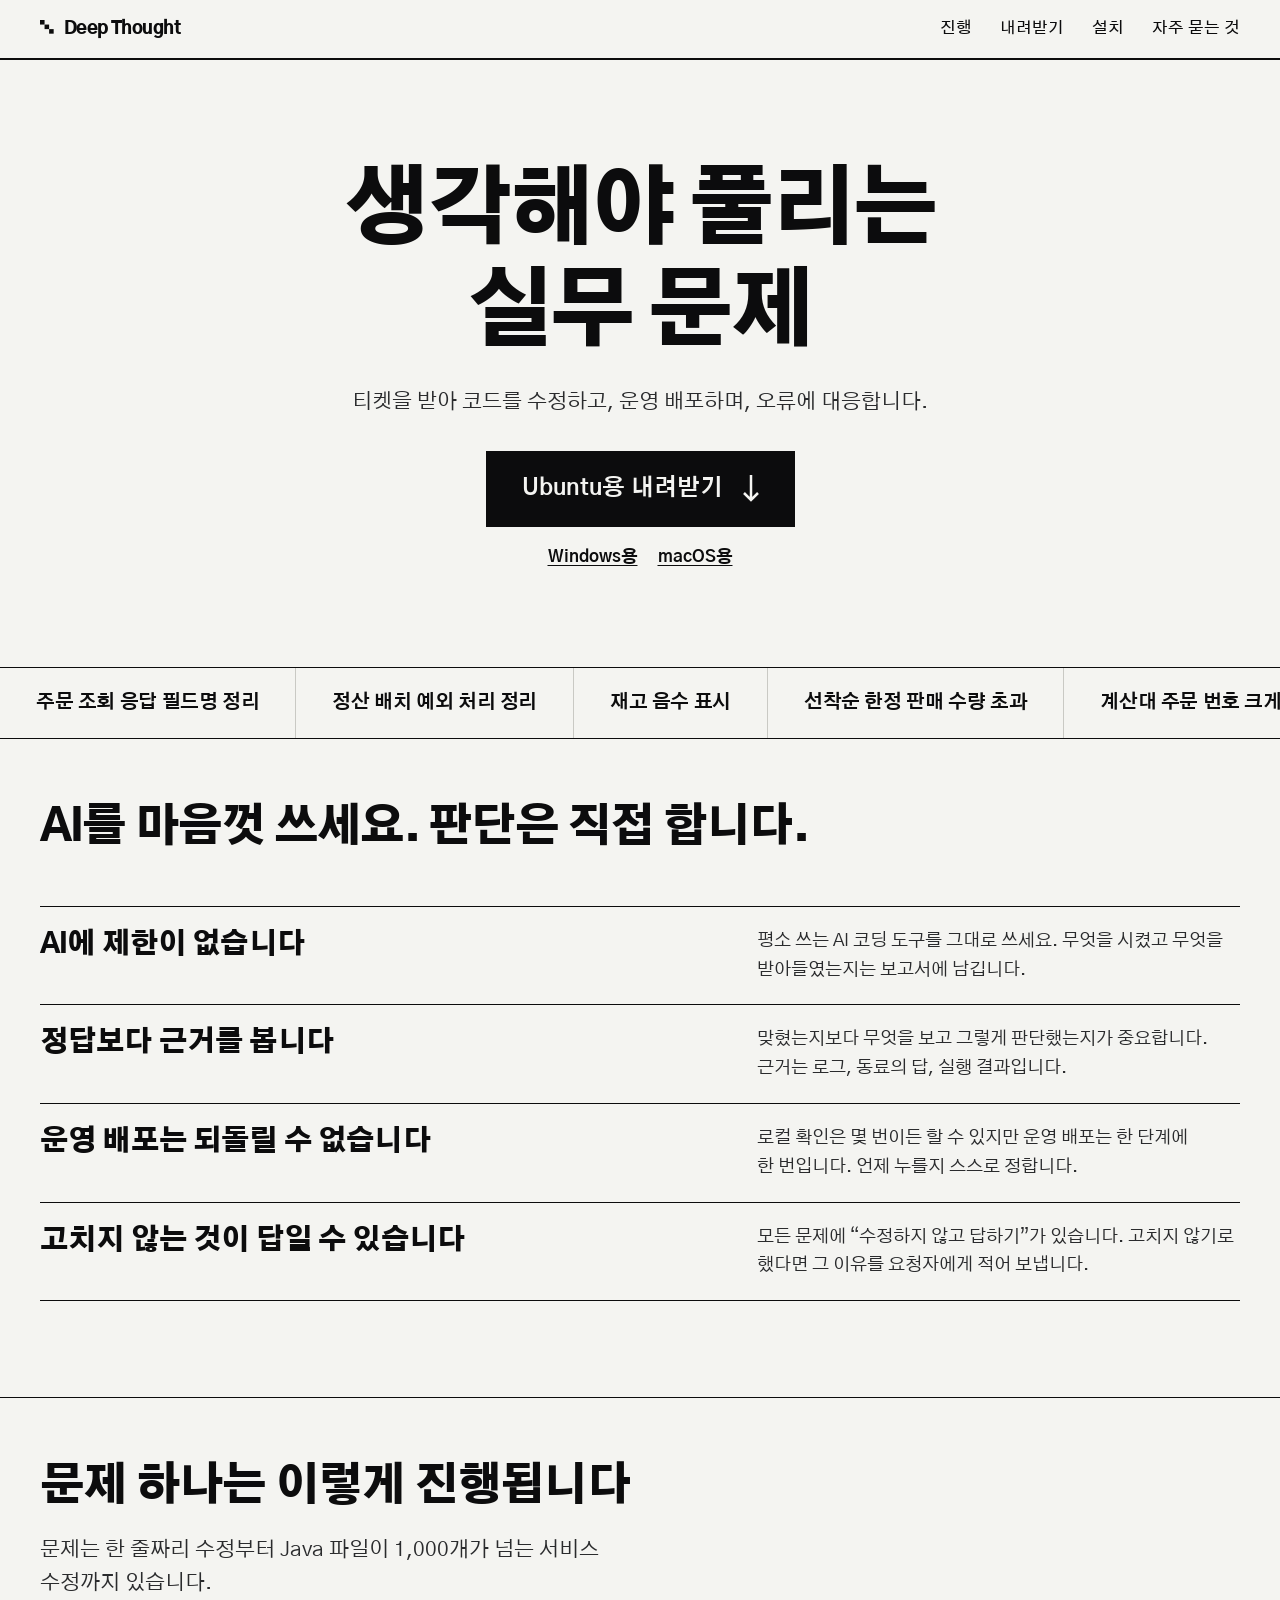
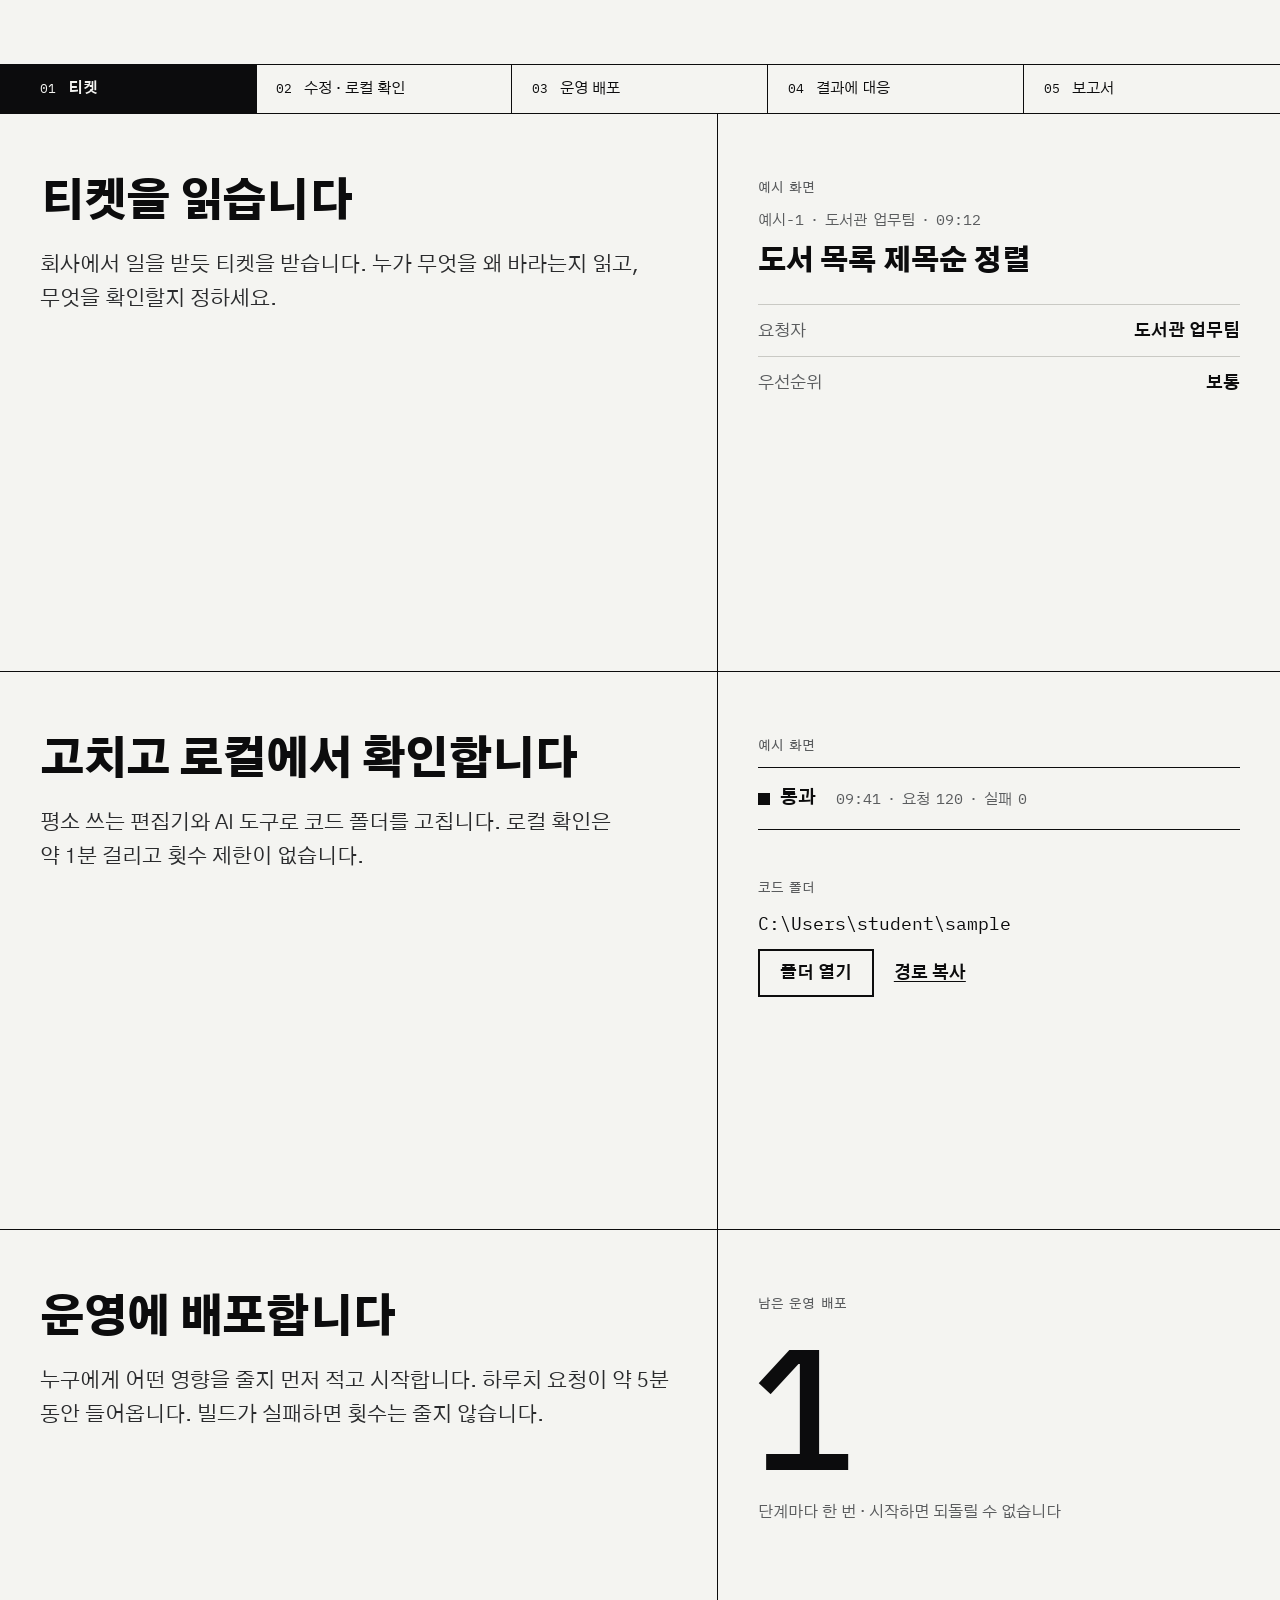
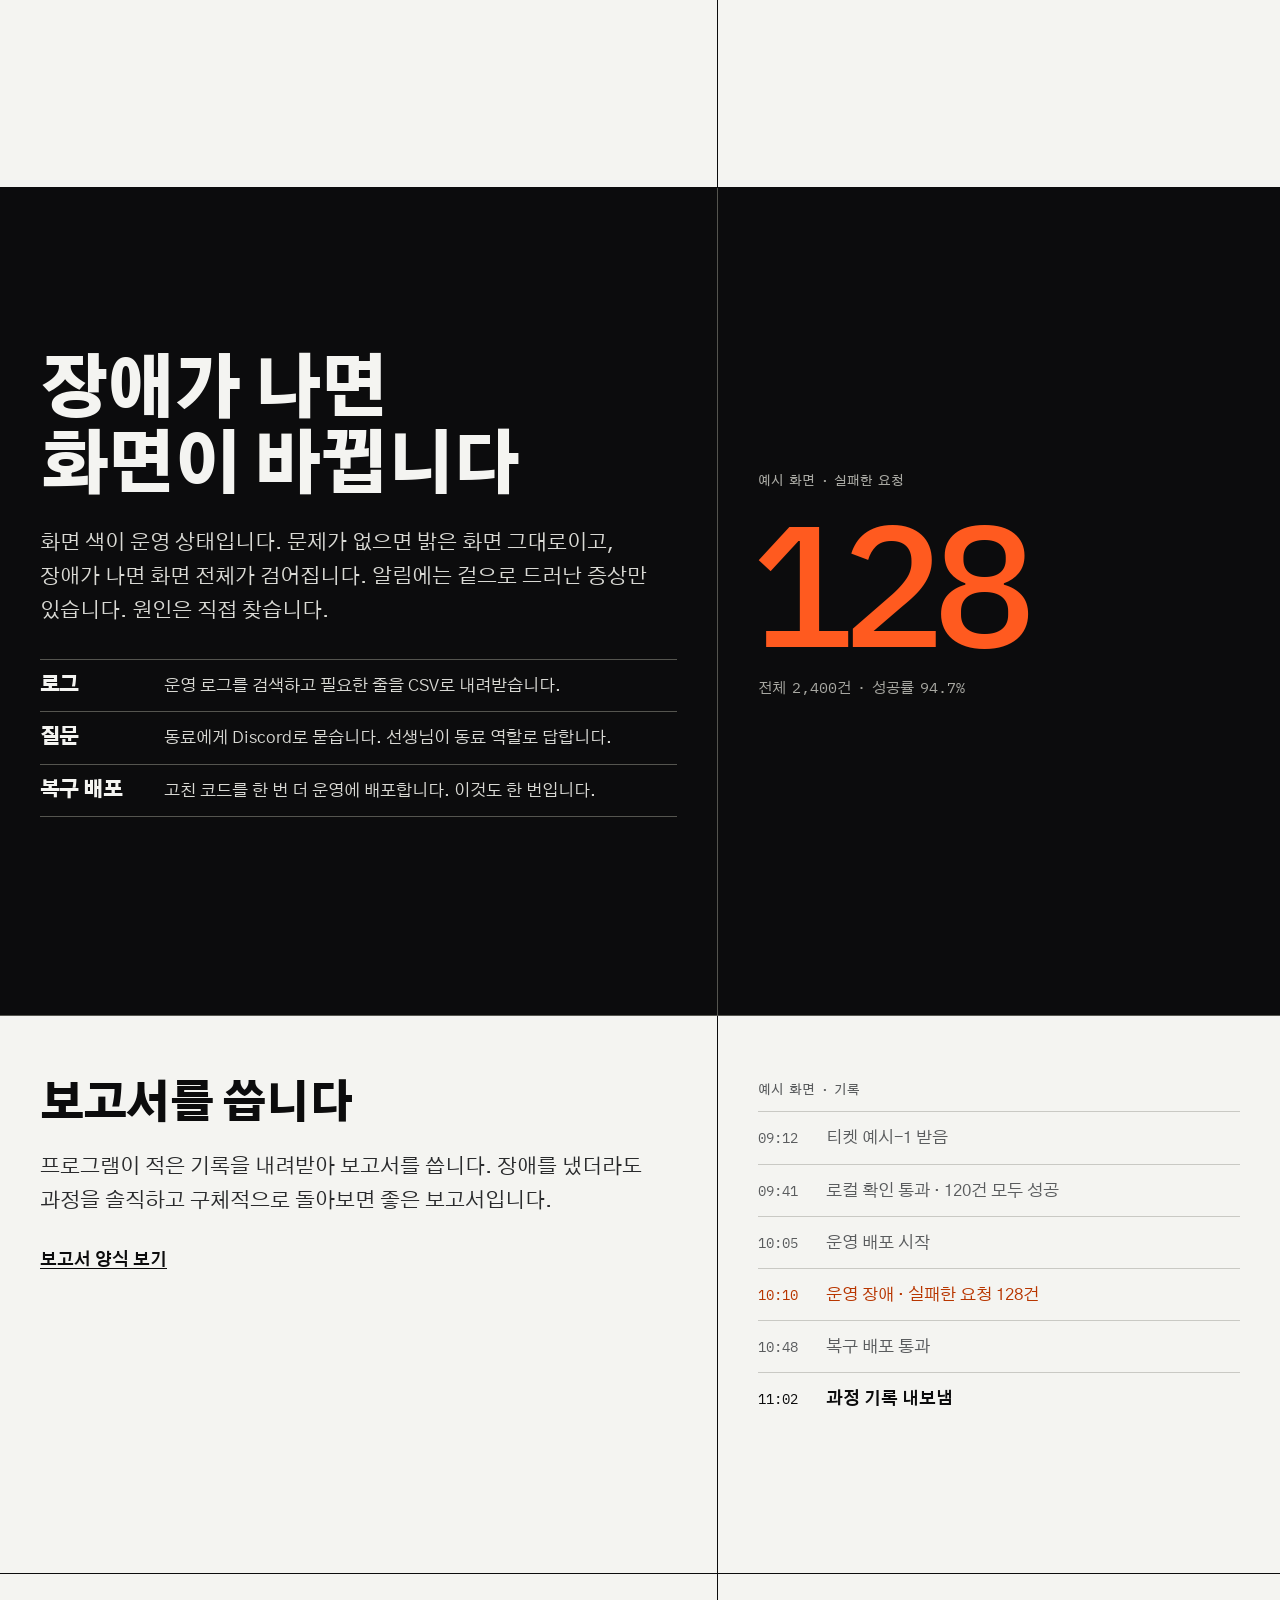
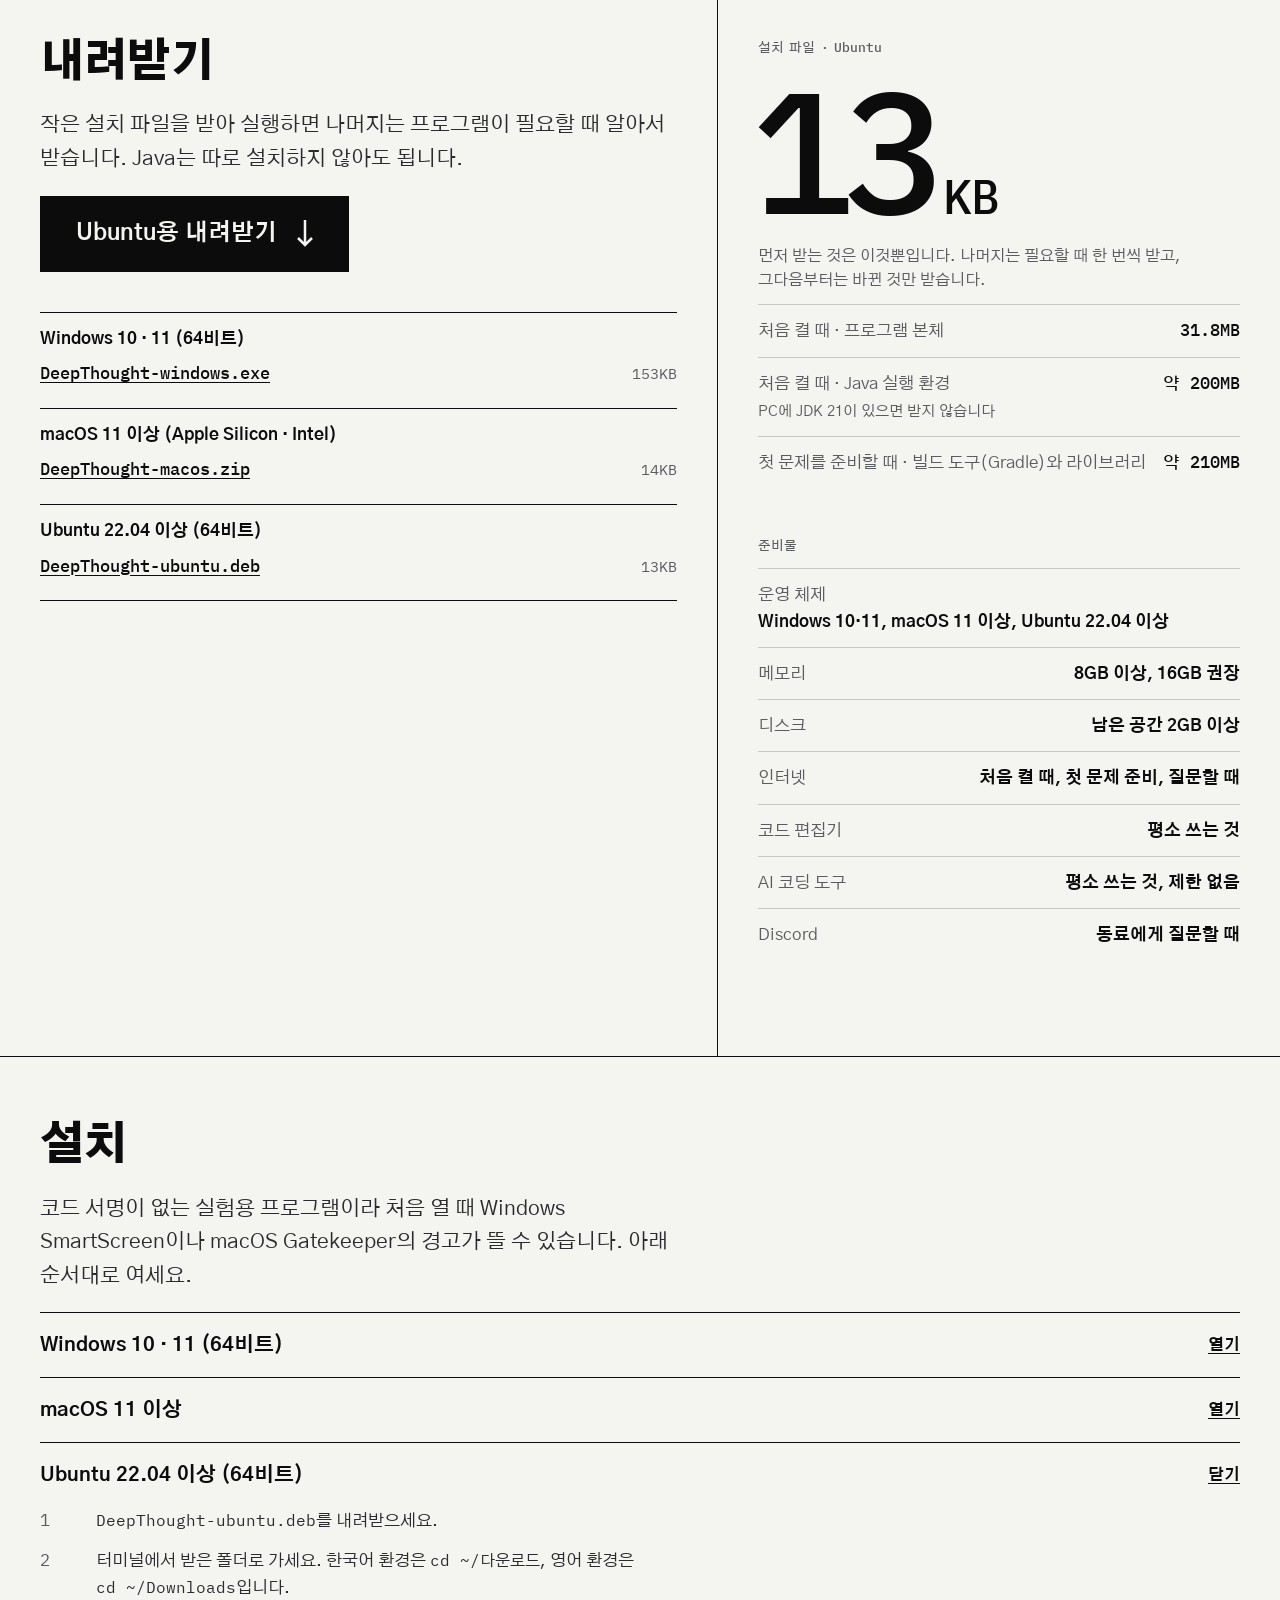
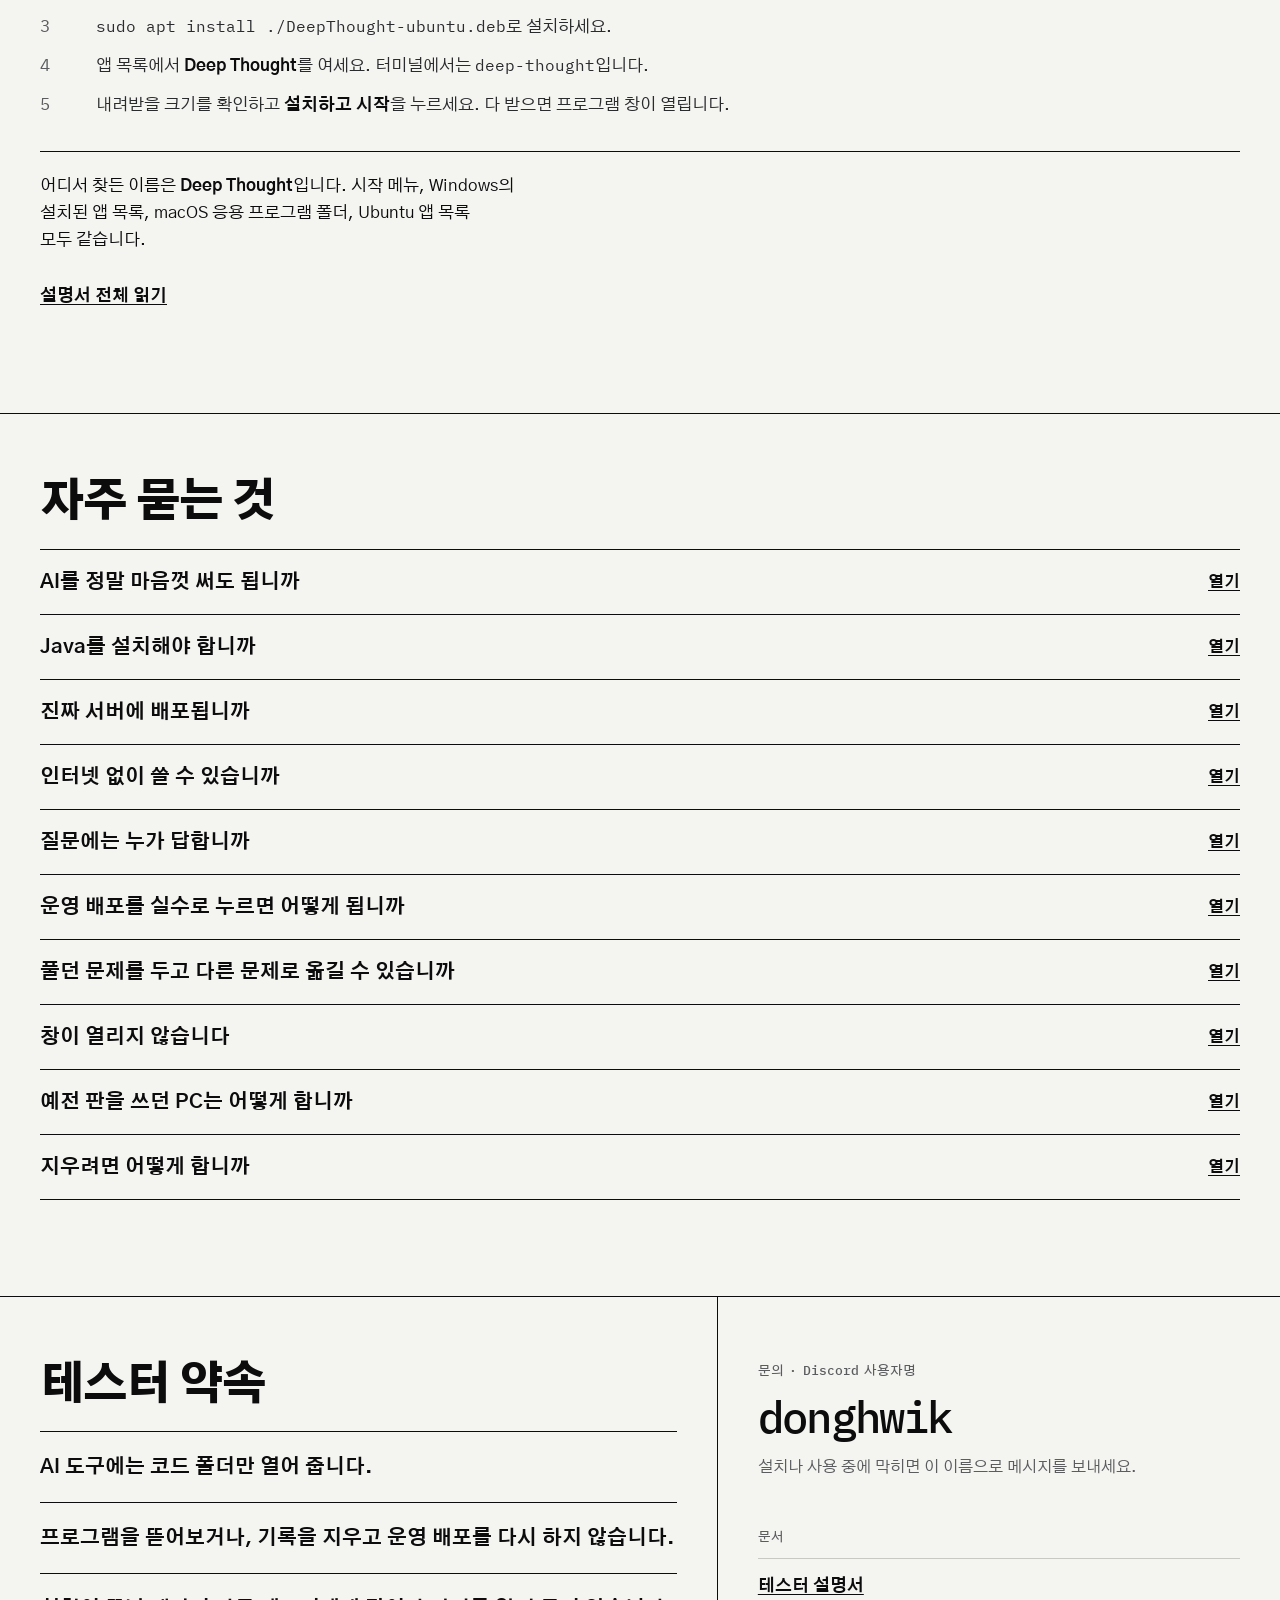
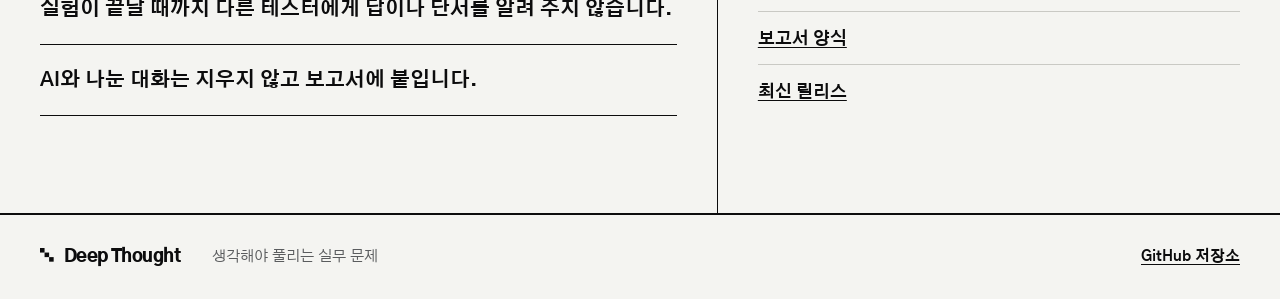
<file: docs/index.html>
<!doctype html>
<html lang="ko">
<head>
<meta charset="utf-8">
<meta name="viewport" content="width=device-width, initial-scale=1">
<title>Deep Thought · 생각해야 풀리는 실무 문제</title>
<meta name="description" content="티켓을 받아 코드를 고치고, 운영에 배포하고, 그 결과에 대응합니다. 내 PC에서 하는 실무 문제 시뮬레이터 Deep Thought입니다.">
<link rel="canonical" href="https://camelcaramel.github.io/deep-thought/">
<meta name="theme-color" content="#f4f4f1">
<meta property="og:type" content="website">
<meta property="og:locale" content="ko_KR">
<meta property="og:site_name" content="Deep Thought">
<meta property="og:title" content="Deep Thought · 생각해야 풀리는 실무 문제">
<meta property="og:description" content="티켓을 받아 코드를 고치고, 운영에 배포하고, 그 결과에 대응합니다. 내 PC에서 하는 실무 문제 시뮬레이터입니다.">
<meta property="og:url" content="https://camelcaramel.github.io/deep-thought/">
<meta property="og:image" content="https://camelcaramel.github.io/deep-thought/assets/og.png">
<meta property="og:image:type" content="image/png">
<meta property="og:image:width" content="1200">
<meta property="og:image:height" content="630">
<meta property="og:image:alt" content="Deep Thought, 생각해야 풀리는 실무 문제">
<meta name="twitter:card" content="summary_large_image">
<link rel="icon" href="assets/favicon.svg" type="image/svg+xml">
<link rel="preconnect" href="https://fonts.googleapis.com">
<link rel="preconnect" href="https://fonts.gstatic.com" crossorigin>
<link rel="stylesheet" href="https://fonts.googleapis.com/css2?family=Gothic+A1:wght@400;500;700;900&amp;family=IBM+Plex+Mono:wght@400;500&amp;display=swap">
<link rel="stylesheet" href="assets/tokens.css">
<link rel="stylesheet" href="assets/site.css">
<script src="assets/site.js" defer></script>
</head>
<body>
<a class="skip" href="#main">본문으로 건너뛰기</a>

<header class="header" id="top">
  <div class="header-main">
    <a class="brand" href="#top"><svg aria-hidden="true" width="20" height="20" viewBox="0 0 6 6"><rect class="m" x="0" y="0" width="2" height="2"/><rect class="m" x="2" y="2" width="2" height="2"/><rect class="m m3" x="4" y="4" width="2" height="2"/></svg>Deep Thought</a>
  </div>
  <nav class="nav" aria-label="이 페이지">
    <a href="#flow">진행</a>
    <a href="#download">내려받기</a>
    <a href="#install">설치</a>
    <a href="#faq">자주 묻는 것</a>
  </nav>
</header>

<main id="main">

<section class="hero" aria-labelledby="h-hero">
  <div class="hero-in">
    <h1 id="h-hero" class="hero-title">생각해야 풀리는 실무 문제</h1>
    <p class="lead">티켓을 받아 코드를 수정하고, 운영 배포하며, 오류에 대응합니다.</p>
    <div class="get" data-get>
      <a class="primary" data-get-main href="https://github.com/camelcaramel/deep-thought/releases/latest/download/DeepThought-windows.exe"><span data-get-label>Windows용 내려받기</span><svg aria-hidden="true" width="16" height="28" viewBox="0 0 16 28" fill="none" stroke="currentColor" stroke-width="2.5"><path d="M8 0v25M1 18l7 7 7-7"/></svg></a>
      <p class="others">
        <a class="link" data-get-other href="https://github.com/camelcaramel/deep-thought/releases/latest/download/DeepThought-macos.zip">macOS용</a>
        <a class="link" data-get-other href="https://github.com/camelcaramel/deep-thought/releases/latest/download/DeepThought-ubuntu.deb">Ubuntu용</a>
      </p>
      <p class="note" data-release hidden></p>
      <p class="say" data-mobile hidden>PC에서 쓰는 프로그램입니다. 이 주소를 PC에서 여세요.</p>
    </div>
  </div>
  <div class="band" data-band aria-label="문제 목록">
    <ul class="band-list">
      <li>주문 조회 응답 필드명 정리</li>
      <li>정산 배치 예외 처리 정리</li>
      <li>재고 음수 표시</li>
      <li>선착순 한정 판매 수량 초과</li>
      <li>계산대 주문 번호 크게</li>
      <li>주문 화면 코드 정리</li>
    </ul>
  </div>
</section>

<section class="block" aria-labelledby="h-diff">
  <h2 id="h-diff" class="title">AI를 마음껏 쓰세요. 판단은 직접 합니다.</h2>
  <dl class="pairs">
    <div><dt>AI에 제한이 없습니다</dt><dd>평소 쓰는 AI 코딩 도구를 그대로 쓰세요. 무엇을 시켰고 무엇을 받아들였는지는 보고서에 남깁니다.</dd></div>
    <div><dt>정답보다 근거를 봅니다</dt><dd>맞혔는지보다 무엇을 보고 그렇게 판단했는지가 중요합니다. 근거는 로그, 동료의 답, 실행 결과입니다.</dd></div>
    <div><dt>운영 배포는 되돌릴 수 없습니다</dt><dd>로컬 확인은 몇 번이든 할 수 있지만 운영 배포는 한 단계에 한&nbsp;번입니다. 언제 누를지 스스로 정합니다.</dd></div>
    <div><dt>고치지 않는 것이 답일 수 있습니다</dt><dd>모든 문제에 “수정하지 않고 답하기”가 있습니다. 고치지 않기로 했다면 그 이유를 요청자에게 적어 보냅니다.</dd></div>
  </dl>
</section>

<section class="flow" id="flow" aria-labelledby="h-flow">
  <div class="block flow-head">
    <h2 id="h-flow" class="title">문제 하나는 이렇게 진행됩니다</h2>
    <p class="lead measure">문제는 한 줄짜리 수정부터 Java 파일이 1,000개가 넘는 서비스 수정까지 있습니다.</p>
  </div>
  <ol class="steps" id="steps" aria-label="진행 단계">
    <li><b>01<span class="of"> / 05</span></b><span>티켓</span></li>
    <li><b>02<span class="of"> / 05</span></b><span>수정 · 로컬 확인</span></li>
    <li><b>03<span class="of"> / 05</span></b><span>운영 배포</span></li>
    <li><b>04<span class="of"> / 05</span></b><span>결과에 대응</span></li>
    <li><b>05<span class="of"> / 05</span></b><span>보고서</span></li>
  </ol>

  <article class="split step" data-step aria-labelledby="h-s1">
    <div class="col">
      <h3 id="h-s1" class="title">티켓을 읽습니다</h3>
      <p class="lead measure">회사에서 일을 받듯 티켓을 받습니다. 누가 무엇을 왜 바라는지 읽고, 무엇을 확인할지 정하세요.</p>
    </div>
    <figure class="col side">
      <figcaption class="eyebrow">예시 화면</figcaption>
      <div role="img" aria-label="티켓 예시. 도서 목록을 제목순으로 정렬해 달라는 요청입니다." class="stack">
        <p class="cap">예시-1 · 도서관 업무팀 · 09:12</p>
        <p class="subhead">도서 목록 제목순 정렬</p>
        <ul class="kv">
          <li><span>요청자</span><b>도서관 업무팀</b></li>
          <li><span>우선순위</span><b>보통</b></li>
        </ul>
      </div>
    </figure>
  </article>

  <article class="split step" data-step aria-labelledby="h-s2">
    <div class="col">
      <h3 id="h-s2" class="title">고치고 로컬에서 확인합니다</h3>
      <p class="lead measure">평소 쓰는 편집기와 AI 도구로 코드 폴더를 고칩니다. 로컬 확인은 약&nbsp;1분 걸리고 횟수 제한이 없습니다.</p>
    </div>
    <figure class="col side">
      <figcaption class="eyebrow">예시 화면</figcaption>
      <div role="img" aria-label="로컬 확인 예시. 요청 120건이 모두 통과했고, 아래에 코드 폴더 경로가 있습니다." class="stack">
        <p class="status"><span class="word"><i></i>통과</span><span class="cap">09:41 · 요청 120 · 실패 0</span></p>
        <p class="eyebrow gap">코드 폴더</p>
        <p class="path">C:\Users\student\sample</p>
        <p class="acts"><span class="secondary">폴더 열기</span><span class="fake-link">경로 복사</span></p>
      </div>
    </figure>
  </article>

  <article class="split step" data-step aria-labelledby="h-s3">
    <div class="col">
      <h3 id="h-s3" class="title">운영에 배포합니다</h3>
      <p class="lead measure">누구에게 어떤 영향을 줄지 먼저 적고 시작합니다. 하루치 요청이 약&nbsp;5분 동안 들어옵니다. 빌드가 실패하면 횟수는 줄지 않습니다.</p>
    </div>
    <figure class="col side">
      <figcaption class="eyebrow">남은 운영 배포</figcaption>
      <p class="xl">1</p>
      <p class="say">단계마다 한 번 · 시작하면 되돌릴 수 없습니다</p>
    </figure>
  </article>

  <article class="split step incident" data-step data-theme="incident" aria-labelledby="h-s4">
    <div class="col">
      <h3 id="h-s4" class="headline">장애가 나면 화면이 바뀝니다</h3>
      <p class="lead measure">화면 색이 운영 상태입니다. 문제가 없으면 밝은 화면 그대로이고, 장애가 나면 화면 전체가 검어집니다. 알림에는 겉으로 드러난 증상만 있습니다. 원인은 직접 찾습니다.</p>
      <dl class="pairs tight">
        <div><dt>로그</dt><dd>운영 로그를 검색하고 필요한 줄을 CSV로 내려받습니다.</dd></div>
        <div><dt>질문</dt><dd>동료에게 Discord로 묻습니다. 선생님이 동료 역할로 답합니다.</dd></div>
        <div><dt>복구 배포</dt><dd>고친 코드를 한 번 더 운영에 배포합니다. 이것도 한&nbsp;번입니다.</dd></div>
      </dl>
    </div>
    <figure class="col side">
      <figcaption class="eyebrow">예시 화면 · 실패한 요청</figcaption>
      <p class="xl bad">128</p>
      <p class="cap">전체 2,400건 · 성공률 94.7%</p>
    </figure>
  </article>

  <article class="split step" data-step aria-labelledby="h-s5">
    <div class="col">
      <h3 id="h-s5" class="title">보고서를 씁니다</h3>
      <p class="lead measure">프로그램이 적은 기록을 내려받아 보고서를 씁니다. 장애를 냈더라도 과정을 솔직하고 구체적으로 돌아보면 좋은 보고서입니다.</p>
      <p><a class="link" href="https://github.com/camelcaramel/deep-thought/blob/main/docs/report-template.md">보고서 양식 보기</a></p>
    </div>
    <figure class="col side">
      <figcaption class="eyebrow">예시 화면 · 기록</figcaption>
      <div role="img" aria-label="기록 예시. 티켓을 받은 때부터 과정 기록을 내보낸 때까지 시간순으로 적혀 있습니다.">
        <ol class="rec">
          <li><span class="meta">09:12</span><span>티켓 예시-1 받음</span></li>
          <li><span class="meta">09:41</span><span>로컬 확인 통과 · 120건 모두 성공</span></li>
          <li><span class="meta">10:05</span><span>운영 배포 시작</span></li>
          <li class="bad"><span class="meta">10:10</span><span>운영 장애 · 실패한 요청 128건</span></li>
          <li><span class="meta">10:48</span><span>복구 배포 통과</span></li>
          <li class="last"><span class="meta">11:02</span><span>과정 기록 내보냄</span></li>
        </ol>
      </div>
    </figure>
  </article>
</section>

<section class="split" id="download" aria-labelledby="h-download">
  <div class="col">
    <h2 id="h-download" class="title">내려받기</h2>
    <p class="lead measure">작은 설치 파일을 받아 실행하면 나머지는 프로그램이 필요할 때 알아서 받습니다. Java는 따로 설치하지 않아도 됩니다.</p>
    <div class="get" data-get>
      <a class="primary" data-get-main href="https://github.com/camelcaramel/deep-thought/releases/latest/download/DeepThought-windows.exe"><span data-get-label>Windows용 내려받기</span><svg aria-hidden="true" width="16" height="28" viewBox="0 0 16 28" fill="none" stroke="currentColor" stroke-width="2.5"><path d="M8 0v25M1 18l7 7 7-7"/></svg></a>
      <p class="note" data-release hidden></p>
      <p class="say" data-mobile hidden>PC에서 쓰는 프로그램입니다. 이 주소를 PC에서 여세요.</p>
    </div>
    <ul class="files">
      <li data-asset="DeepThought-windows.exe">
        <span class="os">Windows 10 · 11 (64비트)</span>
        <a class="link path" href="https://github.com/camelcaramel/deep-thought/releases/latest/download/DeepThought-windows.exe">DeepThought-windows.exe</a>
        <span class="cap" data-size>153KB</span>
        <span class="sha" data-sha hidden></span>
      </li>
      <li data-asset="DeepThought-macos.zip">
        <span class="os">macOS 11 이상 (Apple Silicon · Intel)</span>
        <a class="link path" href="https://github.com/camelcaramel/deep-thought/releases/latest/download/DeepThought-macos.zip">DeepThought-macos.zip</a>
        <span class="cap" data-size>14KB</span>
        <span class="sha" data-sha hidden></span>
      </li>
      <li data-asset="DeepThought-ubuntu.deb">
        <span class="os">Ubuntu 22.04 이상 (64비트)</span>
        <a class="link path" href="https://github.com/camelcaramel/deep-thought/releases/latest/download/DeepThought-ubuntu.deb">DeepThought-ubuntu.deb</a>
        <span class="cap" data-size>13KB</span>
        <span class="sha" data-sha hidden></span>
      </li>
    </ul>
  </div>
  <div class="col side">
    <p class="eyebrow">설치 파일 · <span data-my-os>Windows</span></p>
    <p class="xl"><span data-my-size="unit">151<span class="unit">KB</span></span></p>
    <p class="say">먼저 받는 것은 이것뿐입니다. 나머지는 필요할 때 한 번씩 받고, 그다음부터는 바뀐 것만 받습니다.</p>
    <ul class="kv need">
      <li><span>처음 켤 때 · 프로그램 본체</span><b>31.8MB</b></li>
      <li><span>처음 켤 때 · Java 실행 환경<br><small>PC에 JDK 21이 있으면 받지 않습니다</small></span><b>약 200MB</b></li>
      <li><span>첫 문제를 준비할 때 · 빌드 도구(Gradle)와 라이브러리</span><b>약 210MB</b></li>
    </ul>
    <p class="eyebrow gap">준비물</p>
    <ul class="kv">
      <li><span>운영 체제</span><b>Windows 10·11, macOS 11 이상, Ubuntu 22.04 이상</b></li>
      <li><span>메모리</span><b>8GB 이상, 16GB 권장</b></li>
      <li><span>디스크</span><b>남은 공간 2GB 이상</b></li>
      <li><span>인터넷</span><b>처음 켤 때, 첫 문제 준비, 질문할 때</b></li>
      <li><span>코드 편집기</span><b>평소 쓰는 것</b></li>
      <li><span>AI 코딩 도구</span><b>평소 쓰는 것, 제한 없음</b></li>
      <li><span>Discord</span><b>동료에게 질문할 때</b></li>
    </ul>
  </div>
</section>

<section class="block" id="install" aria-labelledby="h-install">
  <h2 id="h-install" class="title">설치</h2>
  <p class="lead measure">코드 서명이 없는 실험용 프로그램이라 처음 열 때 Windows SmartScreen이나 macOS Gatekeeper의 경고가 뜰 수 있습니다. 아래 순서대로 여세요.</p>
  <div class="folds">
    <details data-os="windows" open>
      <summary>Windows 10 · 11 (64비트)</summary>
      <ol class="how">
        <li><code>DeepThought-windows.exe</code>를 내려받으세요. 브라우저가 막으면 내려받기 목록에서 <b>유지</b>를 고르세요.</li>
        <li>받은 파일을 두 번 눌러 실행하세요.</li>
        <li>“Windows의 PC 보호” 창이 나오면 <b>추가 정보</b>를 누르고 <b>실행</b>을 누르세요.</li>
        <li>내려받을 크기를 확인하고 <b>설치하고 시작</b>을 누르세요. 관리자 권한은 필요하지 않습니다. 다 받으면 프로그램 창이 열립니다.</li>
        <li>다음부터는 시작 메뉴의 <b>Deep Thought</b>로 여세요. 받은 설치 파일은 지워도 됩니다.</li>
      </ol>
    </details>
    <details data-os="macos">
      <summary>macOS 11 이상</summary>
      <ol class="how">
        <li><code>DeepThought-macos.zip</code>을 내려받아 압축을 푸세요. Safari로 받으면 저절로 풀립니다.</li>
        <li><b>Deep Thought</b> 앱을 <b>응용 프로그램</b> 폴더로 옮기고 두 번 눌러 여세요.</li>
        <li>열 수 없다는 경고가 나오면 <b>완료</b>(또는 <b>취소</b>)를 누르세요. 휴지통으로 옮기지 마세요.</li>
        <li><b>시스템 설정 → 개인정보 보호 및 보안</b>을 열고 아래쪽 Deep Thought 옆의 <b>그래도 열기</b>를 누르세요. 다시 묻는 창에서도 여세요. macOS 14 이하는 앱을 <b>오른쪽 클릭 → 열기 → 열기</b>로도 됩니다.</li>
        <li>내려받을 크기를 확인하고 <b>설치하고 시작</b>을 누르세요. 받는 동안에는 알림으로 진행을 알려 주고, 다 받으면 프로그램 창이 열립니다.</li>
        <li>다음부터는 응용 프로그램 폴더의 <b>Deep Thought</b>로 여세요.</li>
      </ol>
    </details>
    <details data-os="ubuntu">
      <summary>Ubuntu 22.04 이상 (64비트)</summary>
      <ol class="how">
        <li><code>DeepThought-ubuntu.deb</code>를 내려받으세요.</li>
        <li>터미널에서 받은 폴더로 가세요. 한국어 환경은 <code>cd ~/다운로드</code>, 영어 환경은 <code>cd ~/Downloads</code>입니다.</li>
        <li><code>sudo apt install ./DeepThought-ubuntu.deb</code>로 설치하세요.</li>
        <li>앱 목록에서 <b>Deep Thought</b>를 여세요. 터미널에서는 <code>deep-thought</code>입니다.</li>
        <li>내려받을 크기를 확인하고 <b>설치하고 시작</b>을 누르세요. 다 받으면 프로그램 창이 열립니다.</li>
      </ol>
    </details>
  </div>
  <p class="measure">어디서 찾든 이름은 <b>Deep Thought</b>입니다. 시작 메뉴, Windows의 설치된 앱 목록, macOS 응용 프로그램 폴더, Ubuntu 앱 목록 모두 같습니다.</p>
  <p><a class="link" href="https://github.com/camelcaramel/deep-thought#readme">설명서 전체 읽기</a></p>
</section>

<section class="block" id="faq" aria-labelledby="h-faq">
  <h2 id="h-faq" class="title">자주 묻는 것</h2>
  <div class="folds">
    <details><summary>AI를 정말 마음껏 써도 됩니까</summary><p>네. 도구도 횟수도 제한하지 않습니다. 다만 AI 도구에는 코드 폴더만 열어 주고, 나눈 대화는 지우지 말고 보고서에 붙이세요.</p></details>
    <details><summary>Java를 설치해야 합니까</summary><p>아니요. 이 PC에 JDK 21이 없으면 프로그램이 자기 폴더 안에 내려받아 씁니다(약 200MB). 있으면 그것을 씁니다.</p></details>
    <details><summary>진짜 서버에 배포됩니까</summary><p>아니요. 운영 서버도, 그곳에 들어오는 요청도 모두 내 PC 안에서 돌아갑니다.</p></details>
    <details><summary>인터넷 없이 쓸 수 있습니까</summary><p>처음 켤 때, 첫 문제를 준비할 때, Discord로 질문할 때는 인터넷이 필요합니다. 필요한 파일을 모두 받은 뒤에는 인터넷이 없어도 켜집니다. 받다가 끊기면 다시 켜세요. 받던 데서 이어서 받습니다.</p></details>
    <details><summary>질문에는 누가 답합니까</summary><p>선생님이 동료 역할로 Discord에서 답합니다. 프로그램은 질문을 복사하고 Discord를 열기만 합니다. 저절로 보내는 것은 없습니다.</p></details>
    <details><summary>운영 배포를 실수로 누르면 어떻게 됩니까</summary><p>영향 분석 메모를 쓰고 확인 칸을 채운 뒤 시작 버튼을 눌러야 배포가 시작됩니다. 그 전에는 취소할 수 있습니다. 시작하면 되돌릴 수 없습니다.</p></details>
    <details><summary>풀던 문제를 두고 다른 문제로 옮길 수 있습니까</summary><p>네. 기록 화면의 "문제 바꾸기"에서 고르면 됩니다. 하던 문제는 그대로 남고, 돌아오면 멈춘 곳부터 이어서 합니다. 로컬 확인이나 배포가 도는 중에는 옮길 수 없습니다.</p></details>
    <details><summary>창이 열리지 않습니다</summary><p>브라우저에서 <code>http://127.0.0.1:17300/</code>을 여세요. 그래도 안 되면 프로그램 아이콘을 다시 누르세요. 진행 상황은 그대로 남아 있습니다.</p></details>
    <details><summary>예전 판을 쓰던 PC는 어떻게 합니까</summary><p>0.2판이나 0.3.0판을 설치한 PC라면 예전 프로그램을 제거하고 새로 설치하세요. 예전 판은 Windows 설치된 앱 목록에서 “Deep Thought (IncidentSim)”, macOS에서 “IncidentSim”이라는 이름입니다. 예전 판의 기록은 새 판으로 옮겨지지 않으니, 풀던 문제가 있으면 제출할 파일을 먼저 받아 두고 선생님에게 물어보세요. 제거하는 방법은 <a href="https://github.com/camelcaramel/deep-thought#예전-판을-쓰던-pc">설명서</a>에 있습니다.</p></details>
    <details><summary>지우려면 어떻게 합니까</summary><p>프로그램을 지워도 기록과 코드 폴더는 남습니다. 그것까지 지우려면 제출할 파일을 받아 둔 뒤 프로그램 안의 “데이터 모두 지우기”를 먼저 누르세요. 그다음 프로그램을 제거하세요.</p>
      <dl class="remove">
        <div><dt>Windows</dt><dd>설정 → 앱 → 설치된 앱에서 <b>Deep Thought</b>를 제거하세요.</dd></div>
        <div><dt>macOS</dt><dd>터미널에서 <code>"/Applications/Deep Thought.app/Contents/MacOS/DeepThought" <span class="keep">--uninstall</span></code>을 실행하고, 앱을 휴지통에 넣으세요.</dd></div>
        <div><dt>Ubuntu</dt><dd>터미널에서 <code>deep-thought <span class="keep">--uninstall</span></code>을 실행하고, <code>sudo apt remove deep-thought</code>를 실행하세요.</dd></div>
      </dl>
    </details>
  </div>
</section>

<section class="split" id="promise" aria-labelledby="h-promise">
  <div class="col">
    <h2 id="h-promise" class="title">테스터 약속</h2>
    <ul class="promise">
      <li>AI 도구에는 코드 폴더만 열어 줍니다.</li>
      <li>프로그램을 뜯어보거나, 기록을 지우고 운영 배포를 다시 하지 않습니다.</li>
      <li>실험이 끝날 때까지 다른 테스터에게 답이나 단서를 알려 주지 않습니다.</li>
      <li>AI와 나눈 대화는 지우지 않고 보고서에 붙입니다.</li>
    </ul>
  </div>
  <div class="col side" id="contact">
    <p class="eyebrow">문의 · Discord 사용자명</p>
    <p class="name">donghwik</p>
    <p class="say">설치나 사용 중에 막히면 이 이름으로 메시지를 보내세요.</p>
    <p class="eyebrow gap">문서</p>
    <ul class="docs">
      <li><a href="https://github.com/camelcaramel/deep-thought#readme">테스터 설명서</a></li>
      <li><a href="https://github.com/camelcaramel/deep-thought/blob/main/docs/report-template.md">보고서 양식</a></li>
      <li><a href="https://github.com/camelcaramel/deep-thought/releases/latest">최신 릴리스</a></li>
    </ul>
  </div>
</section>

</main>

<footer class="footer">
  <span class="brand"><svg aria-hidden="true" width="20" height="20" viewBox="0 0 6 6"><rect class="m" x="0" y="0" width="2" height="2"/><rect class="m" x="2" y="2" width="2" height="2"/><rect class="m m3" x="4" y="4" width="2" height="2"/></svg>Deep Thought</span>
  <span>생각해야 풀리는 실무 문제</span>
  <a href="https://github.com/camelcaramel/deep-thought">GitHub 저장소</a>
</footer>
</body>
</html>
</file>
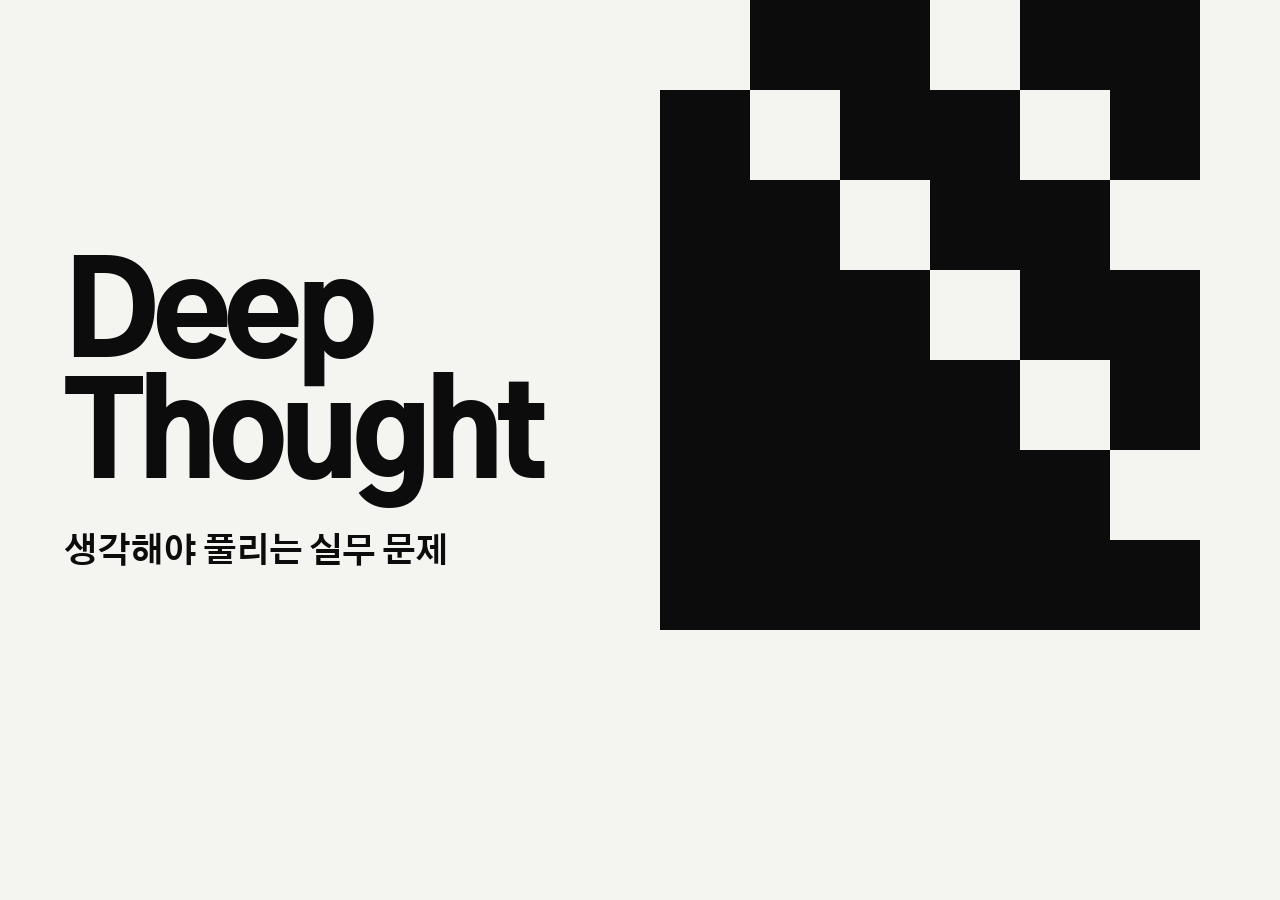
<file: tools/og.html>
<!doctype html>
<!--
  docs/assets/og.png (1200x630) 의 원본. 디자인 시스템 Cover 부품의 표식 무늬를 따른다.
  다시 만들기 (저장소 루트, PowerShell):
  & "C:\Program Files (x86)\Microsoft\Edge\Application\msedge.exe" - -headless=new - -hide-scrollbars - -force-device-scale-factor=1 `
    - -virtual-time-budget=8000 - -window-size=1200,630 "- -screenshot=$PWD\docs\assets\og.png" "file:///$PWD/tools/og.html"
  (HTML 주석이라 "- -" 로 적었다. 실행할 때는 붙여 쓴다)
-->
<html lang="ko">
<head>
<meta charset="utf-8">
<title>Deep Thought</title>
<link rel="stylesheet" href="https://fonts.googleapis.com/css2?family=Gothic+A1:wght@400;700;900&amp;display=swap">
<link rel="stylesheet" href="../docs/assets/tokens.css">
<style>
body { margin: 0; background: var(--ground); }
.og { position: relative; width: 1200px; height: 630px; overflow: hidden; background: var(--ground); color: var(--ink); font-family: var(--font-sans); word-break: keep-all; }
svg { position: absolute; left: 660px; top: 0; }
.ink { fill: var(--ink); }
.ground { fill: var(--ground); }
.text { position: absolute; left: 64px; bottom: 56px; width: 580px; }
.name { margin: 0; font-size: 128px; font-weight: 900; line-height: 0.95; letter-spacing: -0.05em; }
.tag { margin: 28px 0 0; font-size: 34px; font-weight: 700; letter-spacing: -0.03em; line-height: 1.3; }
</style>
</head>
<body>
<div class="og">
<!-- 검은 판 540x630, 90px 칸 6x7. 표식의 계단을 바탕색 칸으로 뚫는다 -->
<svg width="540" height="630" viewBox="0 0 6 7" aria-hidden="true">
<rect class="ink" width="6" height="7"/>
<rect class="ground" x="0" y="0" width="1" height="1"/>
<rect class="ground" x="1" y="1" width="1" height="1"/>
<rect class="ground" x="2" y="2" width="1" height="1"/>
<rect class="ground" x="3" y="3" width="1" height="1"/>
<rect class="ground" x="4" y="4" width="1" height="1"/>
<rect class="ground" x="5" y="5" width="1" height="1"/>
<rect class="ground" x="3" y="0" width="1" height="1"/>
<rect class="ground" x="4" y="1" width="1" height="1"/>
<rect class="ground" x="5" y="2" width="1" height="1"/>
</svg>
<div class="text">
<p class="name">Deep<br>Thought</p>
<p class="tag">생각해야 풀리는 실무 문제</p>
</div>
</div>
</body>
</html>
</file>
<file: docs/assets/tokens.css>
/* 출처: incident-sim 저장소 docs/design-system/tokens.css 의 사본 (2026-11-26). 여기서 고치지 말고 원본을 고친 뒤 다시 복사한다. */
/* Deep Thought — tokens.json 에서 옮긴 파일. 값의 기준은 tokens.json 이고, 값을 바꿀 때는 두 파일을 함께 고친다. */
/* 글꼴: https://fonts.googleapis.com/css2?family=Gothic+A1:wght@400;500;700;900&family=IBM+Plex+Mono:wght@400;500&display=swap */

/* 색: 정상(normal)이 기본, 장애(incident)는 <html data-theme="incident"> */
:root,
[data-theme='normal'] {
  --ground: #f4f4f1;
  --ink: #0c0c0d;
  --ink-soft: #2a2b2d;
  --muted: #5a5c5e;
  --rule: #0c0c0d;
  --hairline: #c9c9c4;
  --signal: #b83600;
  --action: #0c0c0d;
  --on-action: #f4f4f1;
  --field: #ffffff;
  --track: #d5d5d0;
  --danger: #b83600;
  --on-danger: #ffffff;
  color-scheme: light;
}

[data-theme='incident'] {
  --ground: #0c0c0d;
  --ink: #f4f4f1;
  --ink-soft: #d9d9d4;
  --muted: #a8a8a2;
  --rule: #55554f;
  --hairline: #3b3b39;
  --signal: #ff5a1f;
  --action: #ff5a1f;
  --on-action: #0c0c0d;
  --field: #0c0c0d;
  --track: #3b3b39;
  --danger: #ff5a1f;
  --on-danger: #0c0c0d;
  color-scheme: dark;
}

:root {
  /* 간격 */
  --space-1: 4px;
  --space-2: 8px;
  --space-3: 12px;
  --space-5: 20px;
  --space-8: 32px;
  --space-9: 36px;
  --space-10: 40px;
  --space-16: 64px;

  /* 모서리: 전부 직각 */
  --radius-none: 0px;

  /* 크기 */
  --control-lg: 76px;
  --control-md: 64px;
  --control-sm: 48px;
  --target-min: 44px;
  --header-height: 60px;
  --rule-strong: 2px;
  --rule-thin: 1px;
  --aside-width: 360px;
  --measure: 30em;

  /* 글꼴 */
  --font-sans: 'Gothic A1', 'Malgun Gothic', 'Apple SD Gothic Neo', sans-serif;
  /* 고정폭에는 한글이 없다. 고정폭 폴백(굴림체)으로 넘어가기 전에 본문 한글 글꼴을 쓴다 */
  --font-mono: 'IBM Plex Mono', Consolas, 'D2Coding', 'Gothic A1', 'Malgun Gothic', 'Apple SD Gothic Neo', monospace;
}

/* 글자 모양 */
.headline { font-family: var(--font-sans); font-size: 68px; line-height: 1.12; font-weight: 900; letter-spacing: -0.04em; }
.title { font-family: var(--font-sans); font-size: 44px; line-height: 1.15; font-weight: 900; letter-spacing: -0.04em; }
.dialog-title { font-family: var(--font-sans); font-size: 36px; line-height: 1.2; font-weight: 900; letter-spacing: -0.04em; }
.subhead { font-family: var(--font-sans); font-size: 28px; line-height: 1.3; font-weight: 900; letter-spacing: -0.03em; }
.action-label { font-family: var(--font-sans); font-size: 23px; line-height: 1.2; font-weight: 700; }
.lead { font-family: var(--font-sans); font-size: 21px; line-height: 1.6; font-weight: 400; }
.label { font-family: var(--font-sans); font-size: 18px; line-height: 1.6; font-weight: 700; }
.body { font-family: var(--font-sans); font-size: 17px; line-height: 1.6; font-weight: 400; }
.small { font-family: var(--font-sans); font-size: 15px; line-height: 1.6; font-weight: 400; }
.numeral-xl { font-family: var(--font-mono); font-size: 200px; line-height: 1; font-weight: 500; letter-spacing: -0.06em; }
.numeral-lg { font-family: var(--font-mono); font-size: 104px; line-height: 1.05; font-weight: 500; letter-spacing: -0.06em; }
.path { font-family: var(--font-mono); font-size: 18px; line-height: 1.5; font-weight: 400; }
.data { font-family: var(--font-mono); font-size: 15px; line-height: 1.5; font-weight: 400; }
.meta { font-family: var(--font-mono); font-size: 14px; line-height: 1.5; font-weight: 400; }
.eyebrow { font-family: var(--font-mono); font-size: 13px; line-height: 1.5; font-weight: 500; }
</file>
<file: docs/assets/site.css>
/* Deep Thought 랜딩 페이지. 색과 간격은 tokens.css 의 변수만 쓴다. */
*, *::before, *::after { box-sizing: border-box; }
html { -webkit-text-size-adjust: 100%; text-size-adjust: 100%; scroll-padding-top: var(--header-height); }
body { margin: 0; font-family: var(--font-sans); font-size: 17px; line-height: 1.6; word-break: keep-all; overflow-wrap: break-word; }
html, body, [data-theme] { background: var(--ground); color: var(--ink); }
h1, h2, h3, p, ul, ol, dl, dd, figure { margin: 0; }
ul, ol { padding: 0; list-style: none; }
a { color: inherit; text-underline-offset: 0.2em; }
code { font-family: var(--font-mono); font-size: 0.94em; overflow-wrap: anywhere; }
.keep { white-space: nowrap; }
svg { flex: none; }
:focus-visible { outline: 3px solid var(--ink); outline-offset: 3px; }
[hidden] { display: none !important; }

:root { --pad: var(--space-10); }

.sr { position: absolute; width: 1px; height: 1px; overflow: hidden; clip-path: inset(50%); white-space: nowrap; }
.skip { position: absolute; left: var(--pad); top: -100px; z-index: 30; padding: var(--space-3) var(--space-5); background: var(--ink); color: var(--ground); font-weight: 700; }
.skip:focus { top: var(--space-2); }
.measure { max-width: var(--measure); }
p, dd, li { text-wrap: pretty; }
.lead { color: var(--ink-soft); }
.title, .headline, .hero-title, .subhead { text-wrap: balance; }
.eyebrow, .cap, .note, .say { color: var(--muted); }
.say { font-size: 16px; line-height: 1.5; }
.cap, .note { font-size: 15px; line-height: 1.5; }
.cap, .note, .eyebrow, .meta { font-family: var(--font-mono); word-spacing: -0.2em; }
.gap { margin-top: var(--space-9); }

/* 머리줄 */
.header { position: sticky; top: 0; z-index: 20; display: flex; align-items: center; justify-content: space-between; gap: 0 var(--space-8); min-height: var(--header-height); padding: 0 var(--pad); background: var(--ground); color: var(--ink); border-bottom: var(--rule-strong) solid var(--ink); }
.header-main { display: flex; align-items: center; gap: var(--space-5); }
.brand { display: inline-grid; grid-auto-flow: column; align-items: baseline; align-content: center; column-gap: 10px; min-height: var(--target-min); font-size: 18px; font-weight: 900; letter-spacing: -0.03em; text-decoration: none; white-space: nowrap; } /* 로고와 글자는 바닥선에 맞추고, 그 묶음은 칸 가운데에 둔다 */
.brand svg { width: 0.76em; height: 0.76em; flex: none; } /* 로고를 대문자 높이에 맞춰 글자 바닥선에 붙인다 */
.m { fill: var(--ink); }
.nav { display: flex; gap: 0 28px; }
.nav a { display: inline-flex; align-items: center; min-height: calc(var(--header-height) - var(--rule-strong)); padding-top: var(--space-1); border-bottom: var(--space-1) solid transparent; font-size: 16px; font-weight: 500; text-decoration: none; }
.nav a:hover { border-bottom-color: var(--hairline); }
.nav a[aria-current] { font-weight: 900; border-bottom-color: var(--ink); }
[data-theme='incident'] .header, .header[data-theme='incident'] { border-bottom-color: var(--signal); }
[data-theme='incident'] .m3 { fill: var(--signal); }

/* 본문 뼈대: 왼쪽 할 일, 오른쪽 옆 칸. 사이는 1px 선 */
section, .step { border-bottom: var(--rule-thin) solid var(--rule); }
.flow { border-bottom: 0; }
.split { display: grid; grid-template-columns: minmax(0, 1fr) minmax(var(--aside-width), 44%); }
.split > .col { display: flex; flex-direction: column; align-items: flex-start; gap: var(--space-5); min-width: 0; padding: var(--space-16) var(--pad) calc(var(--space-16) + var(--space-8)); }
.split > .side { align-items: stretch; gap: var(--space-3); border-left: var(--rule-thin) solid var(--rule); }
.block { display: flex; flex-direction: column; align-items: flex-start; gap: var(--space-5); padding: var(--space-16) var(--pad) calc(var(--space-16) + var(--space-8)); }
.stack { display: flex; flex-direction: column; gap: var(--space-3); }

/* 첫 화면 */
.hero { display: flex; flex-direction: column; }
.hero-in { display: flex; flex-direction: column; align-items: center; gap: var(--space-5); padding: clamp(56px, 8vw, 104px) var(--pad) clamp(48px, 7vw, 88px); text-align: center; }
.hero-title { max-width: 11em; font-size: clamp(44px, 6.6vw, 92px); line-height: 1.2; font-weight: 900; letter-spacing: -0.05em; }
.hero-in > .lead { max-width: 30em; text-wrap: balance; }
.get { display: flex; flex-wrap: wrap; align-items: center; gap: var(--space-3) var(--space-8); }
.get .note, .get .say { flex-basis: 100%; }
.hero .get { flex-direction: column; flex-wrap: nowrap; gap: var(--space-2); margin-top: var(--space-3); }
.hero .get .note, .hero .get .say { flex-basis: auto; }

/* 문제 띠: 네 문제의 제목이 천천히 흐른다. 마우스를 올리거나 초점이 들어오면 멈춘다.
   스크립트가 없거나 움직임 줄이기를 켜면 한 줄에 늘어놓는다 */
.band { overflow: hidden; border-top: var(--rule-thin) solid var(--rule); }
.band-list { display: flex; flex-wrap: wrap; justify-content: center; margin: 0; padding: 0; list-style: none; }
.band-list li { padding: var(--space-5) var(--space-9); border-right: var(--rule-thin) solid var(--hairline); font-size: 19px; font-weight: 700; letter-spacing: -0.02em; white-space: nowrap; }
.band.live .band-list { flex-wrap: nowrap; justify-content: flex-start; width: max-content; animation: band 48s linear infinite; }
.band.live:hover .band-list, .band.live:focus-within .band-list { animation-play-state: paused; }
@keyframes band { to { transform: translateX(-50%); } }
.others { display: flex; flex-wrap: wrap; gap: 0 var(--space-5); }
.primary { display: inline-flex; align-items: center; justify-content: space-between; gap: var(--space-5); min-height: var(--control-lg); padding: var(--space-2) var(--space-9); background: var(--action); color: var(--on-action); font-size: 23px; line-height: 1.2; font-weight: 700; text-decoration: none; }
.primary:hover { text-decoration: underline; text-decoration-thickness: 2px; text-underline-offset: 0.3em; }
.link { display: inline-flex; align-items: center; min-height: var(--target-min); padding: 0; border: 0; background: none; color: inherit; font: inherit; font-weight: 700; text-decoration: underline; text-underline-offset: 0.2em; cursor: pointer; }
.link.path { font-family: var(--font-mono); font-weight: 500; overflow-wrap: anywhere; }
.say a { padding-block: 14px; }
.side > .link { align-self: flex-start; }

/* 큰 숫자 */
.xl { margin-left: -0.04em; font-family: var(--font-mono); font-size: clamp(96px, 13.4vw, 200px); line-height: 0.95; font-weight: 500; letter-spacing: -0.07em; white-space: nowrap; }
.xl.bad { color: var(--signal); }
.unit { margin-left: 0.2em; font-size: 0.28em; letter-spacing: -0.02em; }


/* 이름과 설명이 짝을 이루는 줄. 설명은 옆 칸 선에 맞춘다 */
.pairs { align-self: stretch; margin-top: var(--space-8); border-bottom: var(--rule-thin) solid var(--rule); }
.pairs > div { display: grid; grid-template-columns: minmax(0, 1fr) calc(44% - var(--pad) * 1.12); gap: var(--space-1) var(--space-10); padding: var(--space-5) 0; border-top: var(--rule-thin) solid var(--rule); }
.pairs dt { font-size: 28px; line-height: 1.3; font-weight: 900; letter-spacing: -0.03em; }
.pairs dd { max-width: var(--measure); color: var(--ink-soft); font-size: 18px; }
.pairs.tight { margin-top: var(--space-3); }
.pairs.tight > div { grid-template-columns: 104px minmax(0, 1fr); gap: var(--space-5); padding: var(--space-3) 0; align-items: baseline; }
.pairs.tight dt { font-size: 20px; }
.pairs.tight dd { font-size: 17px; }

/* 진행 */
.flow-head { padding-bottom: var(--space-16); }
.steps { display: grid; grid-template-columns: repeat(5, minmax(0, 1fr)); background: var(--ground); color: var(--ink); border-top: var(--rule-thin) solid var(--rule); border-bottom: var(--rule-thin) solid var(--rule); font-size: 15px; }
/* 지금 단계는 스크립트가 채운다. 스크립트가 없으면 따라오지 않는 목록으로 남는다 */
.steps.live { position: sticky; top: var(--header-height); z-index: 10; }
.steps li { display: flex; align-items: baseline; gap: var(--space-3); padding: var(--space-3) var(--space-5); border-right: var(--rule-thin) solid var(--rule); }
.steps li:first-child { padding-left: var(--pad); }
.steps li:last-child { border-right: 0; }
.steps b { font-family: var(--font-mono); font-size: 13px; font-weight: 400; white-space: nowrap; }
.steps .of { display: none; }
.steps .done { color: var(--muted); }
.steps .now { background: var(--action); color: var(--on-action); font-weight: 700; border-right-color: var(--action); box-shadow: 0 0 0 var(--rule-thin) var(--action); }
.step { min-height: min(62svh, 560px); }
.step > .side { justify-content: flex-start; }
.step .subhead { margin-bottom: var(--space-3); }
.incident { min-height: min(92svh, 860px); }
.incident > .col, .incident > .side { justify-content: center; }

/* 예시 부품 */
.status { display: flex; flex-wrap: wrap; align-items: center; gap: var(--space-1) var(--space-5); padding: 16px 0; border-top: var(--rule-thin) solid var(--rule); border-bottom: var(--rule-thin) solid var(--rule); font-size: 18px; }
.word { display: inline-flex; align-items: center; gap: 10px; font-weight: 700; }
.word i { width: 12px; height: 12px; background: var(--ink); }
.path { overflow-wrap: anywhere; }
.acts { display: flex; flex-wrap: wrap; align-items: center; gap: var(--space-2) var(--space-5); }
.secondary { display: inline-flex; align-items: center; min-height: var(--control-sm); padding: 0 var(--space-5); border: var(--rule-strong) solid var(--ink); font-weight: 700; }
.fake-link { font-weight: 700; text-decoration: underline; text-underline-offset: 0.2em; }
.kv li { display: flex; flex-wrap: wrap; justify-content: space-between; gap: 0 16px; padding: 12px 0; border-top: var(--rule-thin) solid var(--hairline); }
.kv li > span { color: var(--muted); }
.need li { flex-wrap: nowrap; }
.need b { flex: none; font-family: var(--font-mono); font-weight: 500; }
.need small { font-size: 15px; }
.rec li { display: grid; grid-template-columns: 56px minmax(0, 1fr); gap: var(--space-3); align-items: baseline; padding: var(--space-3) 0; border-top: var(--rule-thin) solid var(--hairline); color: var(--muted); }
.rec .bad { color: var(--signal); }
.rec .last { color: var(--ink); font-weight: 700; }

/* 내려받기 */
.files { align-self: stretch; margin-top: var(--space-5); border-bottom: var(--rule-thin) solid var(--rule); }
.files li { display: grid; grid-template-columns: minmax(0, 1fr) auto; gap: 0 var(--space-5); align-items: baseline; padding: var(--space-3) 0; border-top: var(--rule-thin) solid var(--rule); }
.files .os { grid-column: 1 / -1; font-weight: 700; }
.files .link { justify-self: start; }
.sha { grid-column: 1 / -1; font-family: var(--font-mono); font-size: 13px; line-height: 1.5; color: var(--muted); word-break: break-all; }

/* 접는 줄 */
.folds { align-self: stretch; border-bottom: var(--rule-thin) solid var(--rule); }
.folds details { border-top: var(--rule-thin) solid var(--rule); }
.folds summary { display: flex; align-items: center; justify-content: space-between; gap: var(--space-5); min-height: var(--control-md); padding: var(--space-3) 0; font-size: 20px; line-height: 1.4; font-weight: 700; cursor: pointer; list-style: none; }
.folds summary::-webkit-details-marker { display: none; }
.folds summary::after { content: '열기'; flex: none; font-size: 16px; text-decoration: underline; text-underline-offset: 0.2em; }
.folds details[open] > summary::after { content: '닫기'; }
.folds details > p { max-width: 40em; padding-bottom: var(--space-8); color: var(--ink-soft); }
.remove { display: grid; gap: var(--space-3); max-width: 46em; padding-bottom: var(--space-8); color: var(--ink-soft); }
.remove > div { display: grid; grid-template-columns: 104px minmax(0, 1fr); gap: var(--space-5); }
.remove dt, .remove b { color: var(--ink); font-weight: 700; }
.how { display: grid; gap: var(--space-3); max-width: 46em; padding-bottom: var(--space-8); counter-reset: how; }
.how li { position: relative; padding-left: 56px; color: var(--ink-soft); counter-increment: how; }
.how li::before { content: counter(how); position: absolute; left: 0; font-family: var(--font-mono); color: var(--muted); }
.how b { color: var(--ink); }

/* 약속과 문의 */
.promise { align-self: stretch; border-bottom: var(--rule-thin) solid var(--rule); }
.promise li { padding: var(--space-5) 0; border-top: var(--rule-thin) solid var(--rule); font-size: 20px; font-weight: 700; line-height: 1.5; }
.name { font-family: var(--font-mono); font-size: 44px; font-weight: 500; line-height: 1.15; letter-spacing: -0.04em; user-select: all; }
.docs li { border-top: var(--rule-thin) solid var(--hairline); }
.docs a { display: flex; align-items: center; min-height: 52px; font-weight: 700; }

.footer { display: flex; flex-wrap: wrap; align-items: center; gap: var(--space-2) var(--space-8); padding: var(--space-5) var(--pad); font-size: 15px; color: var(--muted); }
.footer .brand { color: var(--ink); }
.footer a { display: inline-flex; align-items: center; min-height: var(--target-min); margin-left: auto; color: var(--ink); font-weight: 700; }
main > section:last-child { border-bottom-width: var(--rule-strong); }

/* 좁은 창: 옆 칸이 본문 아래로 */
/* 낮은 노트북 화면: 첫 화면에 주 버튼이 들어오게 */
@media (min-width: 1024px) and (max-height: 760px) {
  .hero-in { padding-top: var(--space-10); padding-bottom: var(--space-10); }
}

@media (max-width: 1023px) {
  .split { grid-template-columns: minmax(0, 1fr); }
  .split > .col { padding: var(--space-16) var(--pad) var(--space-10); }
  .split > .side { padding: var(--space-10) var(--pad) var(--space-16); border-left: 0; border-top: var(--rule-thin) solid var(--rule); }
  .step, .hero { min-height: 0; }
  .step > .side { padding-top: 0; border-top: 0; }
  .hero-title { font-size: clamp(40px, 9.4vw, 72px); }
  .headline { font-size: clamp(36px, 7.6vw, 60px); }
  .xl { font-size: clamp(96px, 22vw, 180px); }
  .block { padding-bottom: var(--space-16); }
  .pairs > div { grid-template-columns: minmax(0, 1fr); }
}

@media (max-width: 719px) {
  :root { --pad: var(--space-5); }
  .header { display: contents; }
  .header-main { position: sticky; top: 0; z-index: 20; justify-content: space-between; min-height: var(--header-height); padding: 0 var(--pad); background: var(--ground); color: var(--ink); border-bottom: var(--rule-strong) solid var(--ink); }
  [data-theme='incident'] .header-main { border-bottom-color: var(--signal); }
  .nav { gap: 0; padding: 0 var(--space-2); border-bottom: var(--rule-thin) solid var(--rule); background: var(--ground); color: var(--ink); }
  .nav a { flex: 1 1 auto; justify-content: center; min-height: 48px; white-space: nowrap; }
  .split > .col { padding-top: var(--space-10); }
  .split > .side { padding-bottom: var(--space-10); }
  .step > .side { padding-top: 0; }
  .block { padding-top: var(--space-10); padding-bottom: var(--space-10); }
  .title { font-size: 34px; }
  .headline { font-size: 36px; }
  .lead { font-size: 18px; }
  .subhead { font-size: 24px; }
  .pairs dt { font-size: 22px; }
  .pairs dd { font-size: 17px; }
  .get { align-self: stretch; }
  .band-list li { padding: var(--space-3) var(--space-5); font-size: 17px; }
  .primary { width: 100%; padding: var(--space-2) var(--space-5); }
  .pairs.tight > div { grid-template-columns: 84px minmax(0, 1fr); gap: var(--space-3); }
  .steps { grid-template-columns: minmax(0, 1fr); }
  .steps li { padding-left: var(--pad); border-right: 0; }
  .steps.live li { display: none; }
  .steps.live li.now { display: flex; }
  .steps .of { display: inline; }
  .files li { grid-template-columns: minmax(0, 1fr); }
  .how li { padding-left: var(--space-8); }
  .remove > div { grid-template-columns: minmax(0, 1fr); gap: 0; }
  .promise li { font-size: 18px; }
  .footer a { margin-left: 0; }
}
</file>
